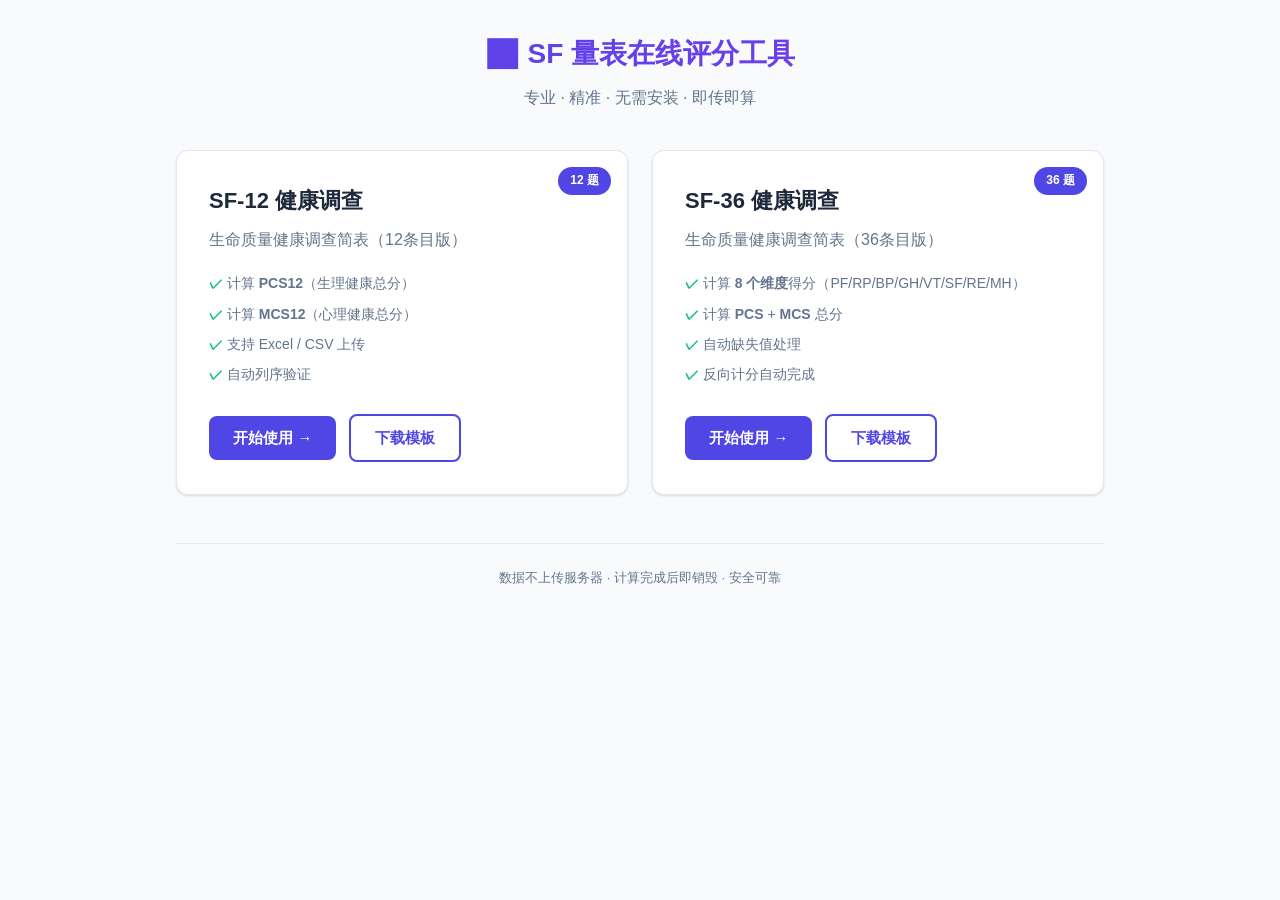
<file: templates/index.html>
﻿<!DOCTYPE html>
<html lang="zh-CN">
<head>
    <meta charset="UTF-8">
    <meta name="viewport" content="width=device-width, initial-scale=1.0">
    <title>SF 量表在线评分工具</title>
    <link rel="stylesheet" href="/static/style.css">
</head>
<body>
    <div class="container">
        <header>
            <h1>📊 SF 量表在线评分工具</h1>
            <p class="subtitle">专业 · 精准 · 无需安装 · 即传即算</p>
        </header>

        <div class="card-grid">
            <!-- SF-12 -->
            <div class="card">
                <div class="card-badge">12 题</div>
                <h2>SF-12 健康调查</h2>
                <p class="card-desc">生命质量健康调查简表（12条目版）</p>
                <ul class="card-features">
                    <li>计算 <strong>PCS12</strong>（生理健康总分）</li>
                    <li>计算 <strong>MCS12</strong>（心理健康总分）</li>
                    <li>支持 Excel / CSV 上传</li>
                    <li>自动列序验证</li>
                </ul>
                <a href="/tool/sf12" class="btn btn-primary">开始使用 →</a>
                <a href="/api/generate_template/sf12" class="btn btn-outline">下载模板</a>
            </div>

            <!-- SF-36 -->
            <div class="card">
                <div class="card-badge">36 题</div>
                <h2>SF-36 健康调查</h2>
                <p class="card-desc">生命质量健康调查简表（36条目版）</p>
                <ul class="card-features">
                    <li>计算 <strong>8 个维度</strong>得分（PF/RP/BP/GH/VT/SF/RE/MH）</li>
                    <li>计算 <strong>PCS</strong> + <strong>MCS</strong> 总分</li>
                    <li>自动缺失值处理</li>
                    <li>反向计分自动完成</li>
                </ul>
                <a href="/tool/sf36" class="btn btn-primary">开始使用 →</a>
                <a href="/api/generate_template/sf36" class="btn btn-outline">下载模板</a>
            </div>
        </div>

        <footer>
            <p>数据不上传服务器 · 计算完成后即销毁 · 安全可靠</p>
        </footer>
    </div>
</body>
</html>
</file>
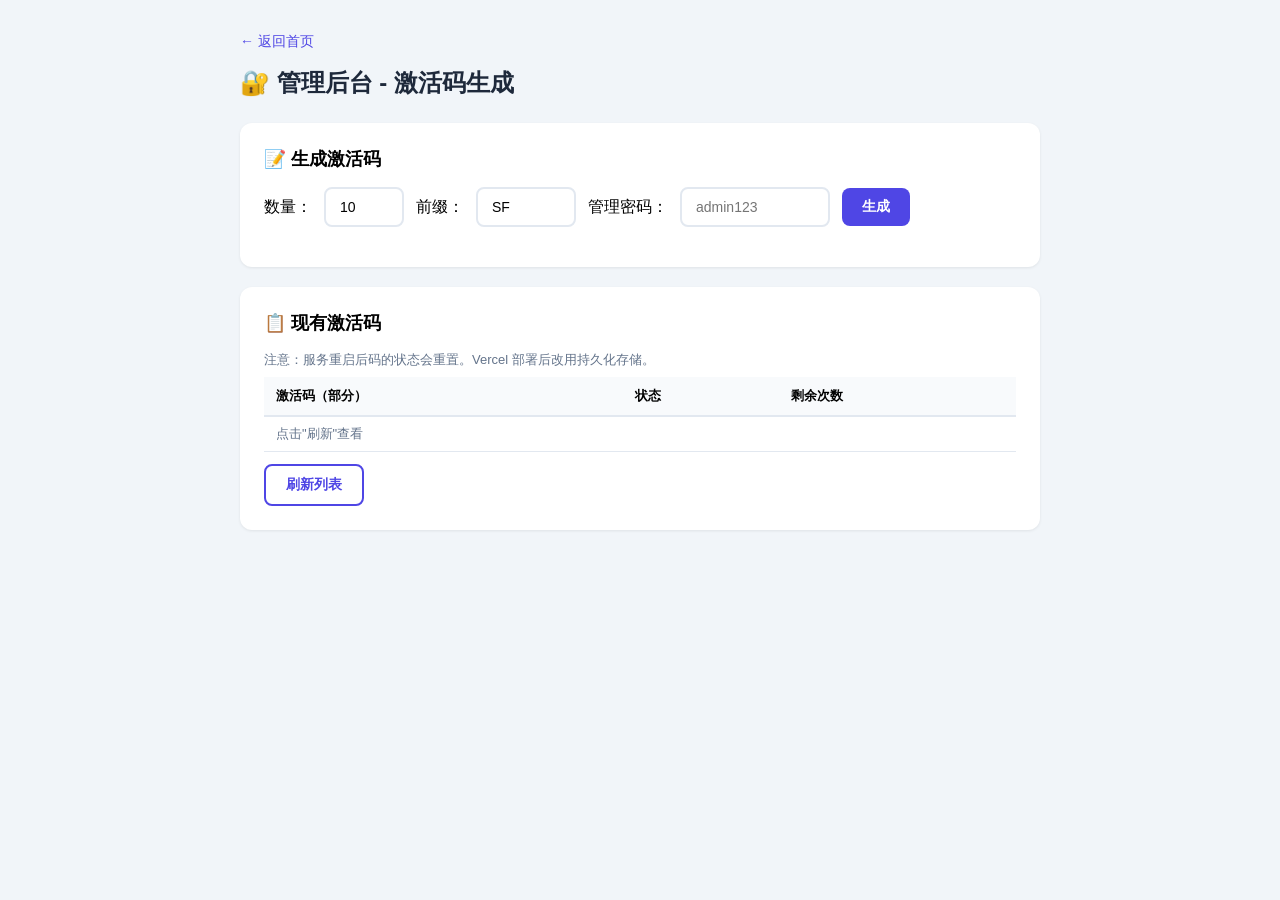
<file: templates/admin.html>
﻿<!DOCTYPE html>
<html lang="zh-CN">
<head>
    <meta charset="UTF-8">
    <meta name="viewport" content="width=device-width, initial-scale=1.0">
    <title>管理后台 - 激活码管理</title>
    <style>
        * { box-sizing: border-box; margin: 0; padding: 0; }
        body { font-family: -apple-system, "PingFang SC", "Microsoft YaHei", sans-serif; background: #F1F5F9; padding: 32px 16px; }
        .container { max-width: 800px; margin: 0 auto; }
        h1 { font-size: 24px; margin-bottom: 24px; color: #1E293B; }
        .card { background: white; border-radius: 12px; padding: 24px; margin-bottom: 20px; box-shadow: 0 1px 3px rgba(0,0,0,0.08); }
        .card h2 { font-size: 18px; margin-bottom: 16px; }
        .form-row { display: flex; gap: 12px; align-items: center; margin-bottom: 16px; flex-wrap: wrap; }
        input, select { padding: 10px 14px; border: 2px solid #E2E8F0; border-radius: 8px; font-size: 14px; outline: none; }
        input:focus { border-color: #4F46E5; }
        .btn { padding: 10px 20px; border-radius: 8px; font-size: 14px; font-weight: 600; border: none; cursor: pointer; }
        .btn-primary { background: #4F46E5; color: white; }
        .btn-primary:hover { background: #4338CA; }
        .btn-outline { background: white; color: #4F46E5; border: 2px solid #4F46E5; }
        table { width: 100%; border-collapse: collapse; font-size: 13px; }
        th { background: #F8FAFC; padding: 10px 12px; text-align: left; font-weight: 600; border-bottom: 2px solid #E2E8F0; }
        td { padding: 8px 12px; border-bottom: 1px solid #E2E8F0; }
        .badge { display: inline-block; padding: 2px 10px; border-radius: 12px; font-size: 12px; font-weight: 600; }
        .badge-ok { background: #D1FAE5; color: #065F46; }
        .badge-used { background: #FEE2E2; color: #991B1B; }
        .result-area { background: #F8FAFC; border-radius: 8px; padding: 16px; margin-top: 16px; max-height: 200px; overflow-y: auto; }
        .result-area code { font-family: monospace; font-size: 14px; display: block; padding: 2px 0; color: #4F46E5; }
        .error { color: #EF4444; font-size: 14px; margin-top: 8px; }
        .success { color: #10B981; font-size: 14px; margin-top: 8px; }
        .back-link { color: #4F46E5; text-decoration: none; font-size: 14px; display: inline-block; margin-bottom: 16px; }
        .hint { color: #64748B; font-size: 13px; margin: 8px 0; }
    </style>
</head>
<body>
    <div class="container">
        <a href="/" class="back-link">← 返回首页</a>
        <h1>🔐 管理后台 - 激活码生成</h1>

        <div class="card">
            <h2>📝 生成激活码</h2>
            <div class="form-row">
                <label>数量：</label>
                <input type="number" id="gen-count" value="10" min="1" max="500" style="width:80px">
                <label>前缀：</label>
                <input type="text" id="gen-prefix" value="SF" style="width:100px">
                <label>管理密码：</label>
                <input type="password" id="admin-key" placeholder="admin123" style="width:150px">
                <button class="btn btn-primary" onclick="generateCodes()">生成</button>
            </div>
            <div id="gen-result"></div>
            <div id="gen-error" class="error"></div>
        </div>

        <div class="card">
            <h2>📋 现有激活码</h2>
            <p class="hint">注意：服务重启后码的状态会重置。Vercel 部署后改用持久化存储。</p>
            <table>
                <thead>
                    <tr><th>激活码（部分）</th><th>状态</th><th>剩余次数</th></tr>
                </thead>
                <tbody id="code-table">
                    <tr><td colspan="3" style="color:#64748B">点击"刷新"查看</td></tr>
                </tbody>
            </table>
            <button class="btn btn-outline" onclick="refreshCodes()" style="margin-top:12px">刷新列表</button>
        </div>
    </div>

    <script>
        async function generateCodes() {
            const count = document.getElementById("gen-count").value;
            const prefix = document.getElementById("gen-prefix").value;
            const adminKey = document.getElementById("admin-key").value || "admin123";
            const resultEl = document.getElementById("gen-result");
            const errorEl = document.getElementById("gen-error");

            resultEl.innerHTML = "";
            errorEl.textContent = "";

            try {
                const resp = await fetch("/api/activate", {
                    method: "POST",
                    headers: { "Content-Type": "application/json" },
                    body: JSON.stringify({ admin_key: adminKey, count: parseInt(count), prefix: prefix })
                });
                const data = await resp.json();
                if (data.error) {
                    errorEl.textContent = data.error;
                    return;
                }
                let html = '<div class="result-area">';
                data.codes.forEach(c => { html += `<code>${c}</code>`; });
                html += '</div>';
                resultEl.innerHTML = html;
                setTimeout(refreshCodes, 500);
            } catch(e) {
                errorEl.textContent = "网络错误";
            }
        }

        async function refreshCodes() {
            try {
                const resp = await fetch("/api/admin/codes?key=" + (document.getElementById("admin-key").value || "admin123"));
                const data = await resp.json();
                const tbody = document.getElementById("code-table");
                if (data.error) {
                    tbody.innerHTML = `<tr><td colspan="3" style="color:#EF4444">${data.error}</td></tr>`;
                    return;
                }
                if (data.codes.length === 0) {
                    tbody.innerHTML = '<tr><td colspan="3" style="color:#64748B">暂无激活码，先生成一些吧</td></tr>';
                    return;
                }
                tbody.innerHTML = data.codes.map(c => `
                    <tr>
                        <td><code>${c.code.substring(0, 12)}...</code></td>
                        <td><span class="badge ${c.used ? 'badge-used' : 'badge-ok'}">${c.used ? '已使用' : '可用'}</span></td>
                        <td>${c.max_uses > 100 ? '无限' : c.max_uses}</td>
                    </tr>
                `).join("");
            } catch(e) {
                document.getElementById("code-table").innerHTML = '<tr><td colspan="3" style="color:#EF4444">加载失败</td></tr>';
            }
        }
    </script>
</body>
</html>
</file>
<file: static/style.css>
﻿/* === 基础样式 === */
:root {
    --primary: #4F46E5;
    --primary-hover: #4338CA;
    --success: #10B981;
    --warning: #F59E0B;
    --error: #EF4444;
    --bg: #F8FAFC;
    --card-bg: #FFFFFF;
    --text: #1E293B;
    --text-muted: #64748B;
    --border: #E2E8F0;
    --radius: 12px;
    --shadow: 0 1px 3px rgba(0,0,0,0.08), 0 1px 2px rgba(0,0,0,0.06);
    --shadow-lg: 0 10px 25px rgba(0,0,0,0.08);
}

* { box-sizing: border-box; margin: 0; padding: 0; }

body {
    font-family: -apple-system, BlinkMacSystemFont, "Segoe UI", "PingFang SC", "Microsoft YaHei", sans-serif;
    background: var(--bg);
    color: var(--text);
    line-height: 1.6;
    min-height: 100vh;
}

.container {
    max-width: 960px;
    margin: 0 auto;
    padding: 32px 16px;
}

/* === Header === */
header {
    text-align: center;
    margin-bottom: 40px;
}

header h1 {
    font-size: 28px;
    font-weight: 700;
    margin-bottom: 8px;
    background: linear-gradient(135deg, var(--primary), #7C3AED);
    -webkit-background-clip: text;
    -webkit-text-fill-color: transparent;
    background-clip: text;
}

.subtitle {
    color: var(--text-muted);
    font-size: 16px;
}

.back-link {
    display: inline-block;
    margin-bottom: 16px;
    color: var(--primary);
    text-decoration: none;
    font-size: 14px;
}

/* === 卡片 === */
.card-grid {
    display: grid;
    grid-template-columns: 1fr 1fr;
    gap: 24px;
    margin-bottom: 48px;
}

.card {
    background: var(--card-bg);
    border-radius: var(--radius);
    padding: 32px;
    box-shadow: var(--shadow);
    border: 1px solid var(--border);
    position: relative;
    transition: box-shadow 0.2s;
}

.card:hover {
    box-shadow: var(--shadow-lg);
}

.card h2 {
    font-size: 22px;
    margin-bottom: 8px;
}

.card-desc {
    color: var(--text-muted);
    margin-bottom: 16px;
}

.card-badge {
    position: absolute;
    top: 16px;
    right: 16px;
    background: var(--primary);
    color: white;
    font-size: 12px;
    padding: 4px 12px;
    border-radius: 20px;
    font-weight: 600;
}

.card-features {
    list-style: none;
    margin-bottom: 24px;
}

.card-features li {
    padding: 4px 0;
    color: var(--text-muted);
    font-size: 14px;
}

.card-features li::before {
    content: "✓ ";
    color: var(--success);
    font-weight: bold;
}

/* === 按钮 === */
.btn {
    display: inline-block;
    padding: 10px 24px;
    border-radius: 8px;
    font-size: 15px;
    font-weight: 600;
    text-decoration: none;
    cursor: pointer;
    border: none;
    transition: all 0.15s;
    text-align: center;
}

.btn:disabled {
    opacity: 0.5;
    cursor: not-allowed;
}

.btn-primary {
    background: var(--primary);
    color: white;
}

.btn-primary:hover:not(:disabled) {
    background: var(--primary-hover);
}

.btn-outline {
    background: transparent;
    color: var(--primary);
    border: 2px solid var(--primary);
    margin-left: 8px;
}

.btn-outline:hover {
    background: var(--primary);
    color: white;
}

/* === 步骤指示器 === */
.steps {
    display: flex;
    align-items: center;
    justify-content: center;
    margin-bottom: 32px;
    gap: 8px;
    flex-wrap: wrap;
}

.step {
    display: flex;
    align-items: center;
    gap: 6px;
    padding: 8px 14px;
    border-radius: 8px;
    font-size: 14px;
    color: var(--text-muted);
    background: var(--card-bg);
    border: 1px solid var(--border);
    transition: all 0.2s;
}

.step-num {
    width: 24px;
    height: 24px;
    border-radius: 50%;
    background: var(--border);
    color: var(--text-muted);
    display: flex;
    align-items: center;
    justify-content: center;
    font-size: 12px;
    font-weight: bold;
}

.step.active {
    border-color: var(--primary);
    color: var(--primary);
}

.step.active .step-num {
    background: var(--primary);
    color: white;
}

.step.done {
    border-color: var(--success);
    color: var(--success);
}

.step.done .step-num {
    background: var(--success);
    color: white;
}

.step-arrow {
    color: var(--text-muted);
    font-size: 14px;
}

/* === 区域切换 === */
.section { display: none; }
.section.active { display: block; }

/* === 上传区域 === */
.upload-area {
    border: 2px dashed var(--border);
    border-radius: var(--radius);
    padding: 40px 24px;
    text-align: center;
    cursor: pointer;
    transition: all 0.2s;
    margin: 20px 0;
}

.upload-area:hover, .upload-area.dragover {
    border-color: var(--primary);
    background: #EEF2FF;
}

.upload-icon { font-size: 48px; margin-bottom: 12px; }
.upload-text { font-size: 16px; color: var(--text-muted); }
.upload-hint { font-size: 13px; color: var(--primary); margin-top: 8px; }

/* === 映射表 === */
.mapping-table-wrapper {
    max-height: 60vh;
    overflow-y: auto;
    margin: 16px 0;
    border: 1px solid var(--border);
    border-radius: var(--radius);
}

.mapping-table {
    width: 100%;
    border-collapse: collapse;
    font-size: 13px;
}

.mapping-table th {
    background: #F1F5F9;
    padding: 10px 12px;
    text-align: left;
    font-weight: 600;
    position: sticky;
    top: 0;
    z-index: 1;
    border-bottom: 2px solid var(--border);
}

.mapping-table td {
    padding: 8px 12px;
    border-bottom: 1px solid var(--border);
    vertical-align: top;
}

.mapping-table tr:hover td { background: #F8FAFC; }

.col-pos { font-weight: bold; color: var(--primary); width: 50px; }
.col-domain { color: var(--primary); font-size: 12px; white-space: nowrap; }
.col-text { max-width: 280px; }
.col-preview { font-size: 12px; color: var(--text-muted); font-family: monospace; }

.match-ok { color: var(--success); }
.match-warn { color: var(--warning); }

.tag-reverse {
    display: inline-block;
    background: #FEF3C7;
    color: #92400E;
    font-size: 11px;
    padding: 1px 6px;
    border-radius: 4px;
    margin-left: 4px;
}

/* === 表单 === */
.form-row {
    display: flex;
    gap: 12px;
    margin: 20px 0;
    align-items: center;
}

.input-code {
    flex: 1;
    padding: 12px 16px;
    border: 2px solid var(--border);
    border-radius: 8px;
    font-size: 16px;
    outline: none;
    transition: border-color 0.2s;
    font-family: monospace;
    letter-spacing: 2px;
}

.input-code:focus {
    border-color: var(--primary);
}

/* === 状态 === */
.hint {
    color: var(--text-muted);
    font-size: 14px;
    margin: 8px 0;
}

.error-message {
    color: var(--error);
    font-size: 14px;
    margin-top: 8px;
    min-height: 20px;
}

.status-area {
    margin: 12px 0;
    font-size: 15px;
    min-height: 24px;
}

.success { color: var(--success); font-weight: 600; }

/* === 加载动画 === */
.spinner {
    display: inline-block;
    width: 20px;
    height: 20px;
    border: 3px solid var(--border);
    border-top-color: var(--primary);
    border-radius: 50%;
    animation: spin 0.8s linear infinite;
    vertical-align: middle;
    margin-right: 8px;
}

@keyframes spin { to { transform: rotate(360deg); } }

/* === 结果 === */
.summary-box {
    margin: 20px 0;
}

.summary-table {
    width: 100%;
    border-collapse: collapse;
    font-size: 14px;
}

.summary-table th {
    background: #F1F5F9;
    padding: 10px 12px;
    text-align: left;
    font-weight: 600;
    border-bottom: 2px solid var(--border);
}

.summary-table td {
    padding: 8px 12px;
    border-bottom: 1px solid var(--border);
}

.summary-table tr:hover td { background: #F8FAFC; }

.action-row {
    display: flex;
    gap: 12px;
    margin: 16px 0;
    align-items: center;
}

/* === Footer === */
footer {
    text-align: center;
    color: var(--text-muted);
    font-size: 13px;
    margin-top: 48px;
    padding-top: 24px;
    border-top: 1px solid var(--border);
}

/* === 响应式 === */
@media (max-width: 768px) {
    .card-grid { grid-template-columns: 1fr; }
    .card { padding: 24px; }
    header h1 { font-size: 22px; }
    .steps { font-size: 12px; }
    .step { padding: 6px 10px; }
    .form-row { flex-direction: column; }
    .mapping-table { font-size: 12px; }
}
</file>
